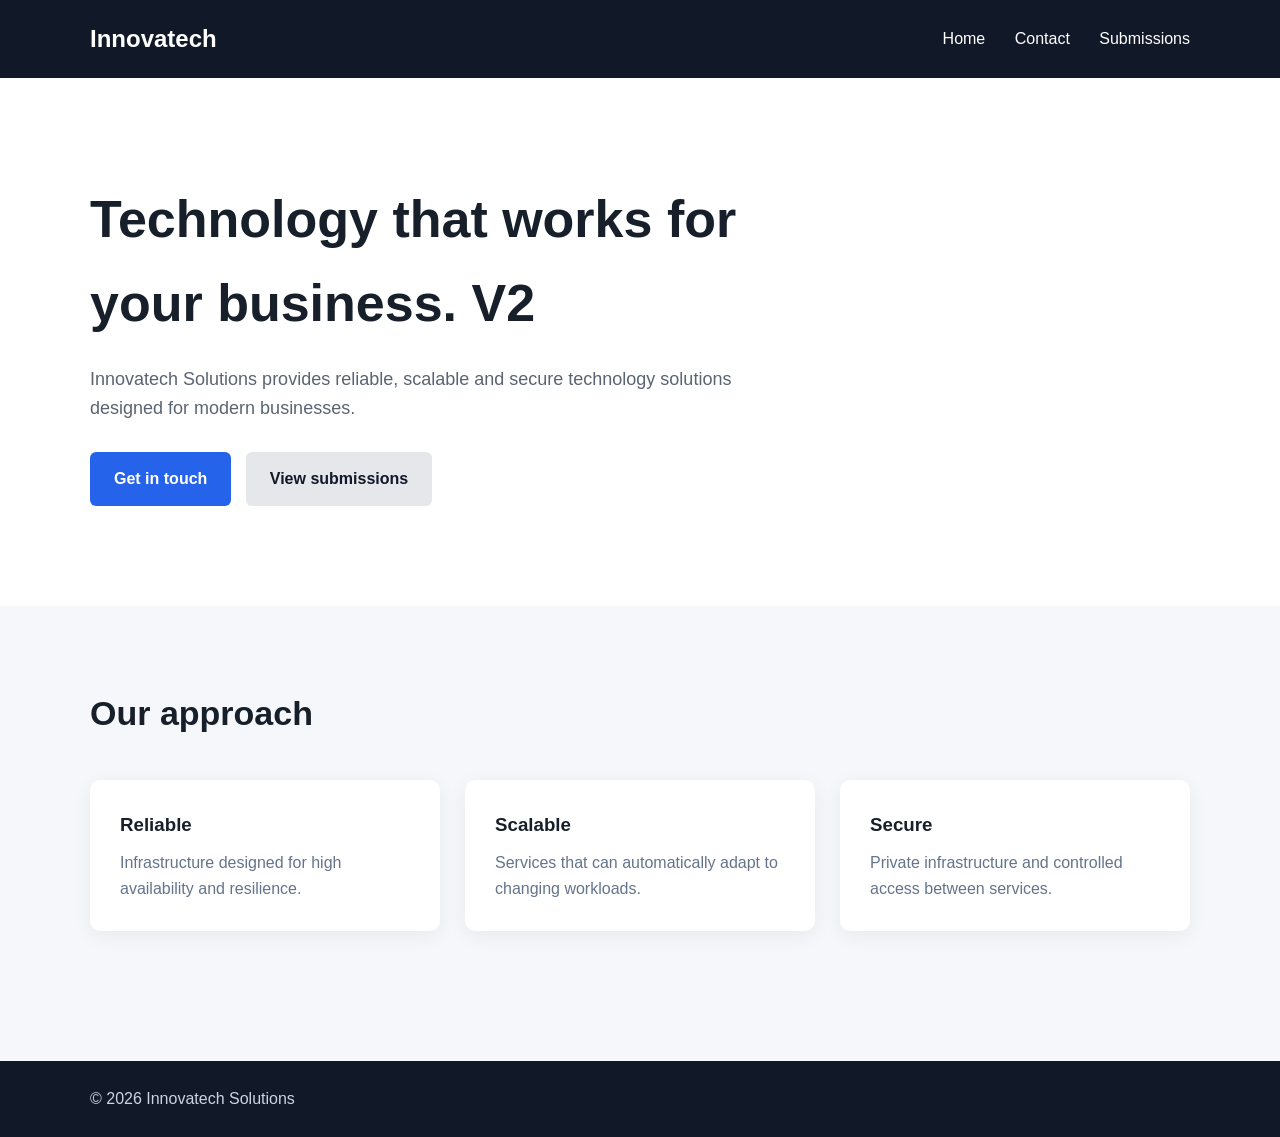
<file: dev-web/App/templates/index.html>
<!DOCTYPE html>
<html lang="en">

<head>

    <meta charset="UTF-8">

    <meta
        name="viewport"
        content="width=device-width, initial-scale=1.0"
    >

    <title>Innovatech Solutions</title>

    <style>

        * {
            box-sizing: border-box;
            margin: 0;
            padding: 0;
        }

        body {
            font-family: Arial, sans-serif;
            background: #f5f7fa;
            color: #17202a;
            line-height: 1.6;
        }

        header {
            background: #111827;
            color: white;
            padding: 20px 0;
        }

        .container {
            width: 90%;
            max-width: 1100px;
            margin: auto;
        }

        nav {
            display: flex;
            justify-content: space-between;
            align-items: center;
        }

        .logo {
            font-size: 24px;
            font-weight: bold;
        }

        nav a {
            color: white;
            text-decoration: none;
            margin-left: 25px;
        }

        .hero {
            padding: 100px 0;
            background: white;
        }

        .hero h1 {
            font-size: 52px;
            max-width: 700px;
            margin-bottom: 20px;
        }

        .hero p {
            max-width: 650px;
            color: #5b6472;
            font-size: 18px;
            margin-bottom: 30px;
        }

        .button {
            display: inline-block;
            padding: 14px 24px;
            border-radius: 6px;
            text-decoration: none;
            font-weight: bold;
        }

        .primary {
            background: #2563eb;
            color: white;
        }

        .secondary {
            background: #e5e7eb;
            color: #111827;
            margin-left: 10px;
        }

        .features {
            padding: 80px 0;
        }

        .features h2 {
            margin-bottom: 40px;
            font-size: 34px;
        }

        .feature-grid {
            display: grid;
            grid-template-columns:
                repeat(3, 1fr);
            gap: 25px;
        }

        .feature {
            background: white;
            padding: 30px;
            border-radius: 10px;
            box-shadow:
                0 5px 20px
                rgba(0, 0, 0, 0.06);
        }

        .feature h3 {
            margin-bottom: 10px;
        }

        .feature p {
            color: #64748b;
        }

        footer {
            background: #111827;
            color: #cbd5e1;
            padding: 25px 0;
            margin-top: 50px;
        }

        @media (max-width: 768px) {

            .hero h1 {
                font-size: 38px;
            }

            .feature-grid {
                grid-template-columns: 1fr;
            }

            nav {
                flex-direction: column;
                gap: 15px;
            }

            nav a {
                margin-left: 10px;
            }

        }

    </style>

</head>

<body>

<header>

    <div class="container">

        <nav>

            <div class="logo">
                Innovatech
            </div>

            <div>

                <a href="/">
                    Home
                </a>

                <a href="/form">
                    Contact
                </a>

                <a href="/submissions">
                    Submissions
                </a>

            </div>

        </nav>

    </div>

</header>


<section class="hero">

    <div class="container">

        <h1>
            Technology that works
            for your business. V2
        </h1>

        <p>
            Innovatech Solutions provides reliable,
            scalable and secure technology solutions
            designed for modern businesses.
        </p>

        <a
            href="/form"
            class="button primary"
        >
            Get in touch
        </a>

        <a
            href="/submissions"
            class="button secondary"
        >
            View submissions
        </a>

    </div>

</section>


<section class="features">

    <div class="container">

        <h2>
            Our approach
        </h2>

        <div class="feature-grid">

            <div class="feature">

                <h3>
                    Reliable
                </h3>

                <p>
                    Infrastructure designed for
                    high availability and resilience.
                </p>

            </div>


            <div class="feature">

                <h3>
                    Scalable
                </h3>

                <p>
                    Services that can automatically
                    adapt to changing workloads.
                </p>

            </div>


            <div class="feature">

                <h3>
                    Secure
                </h3>

                <p>
                    Private infrastructure and
                    controlled access between services.
                </p>

            </div>

        </div>

    </div>

</section>


<footer>

    <div class="container">

        © 2026 Innovatech Solutions

    </div>

</footer>

</body>

</html>
</file>
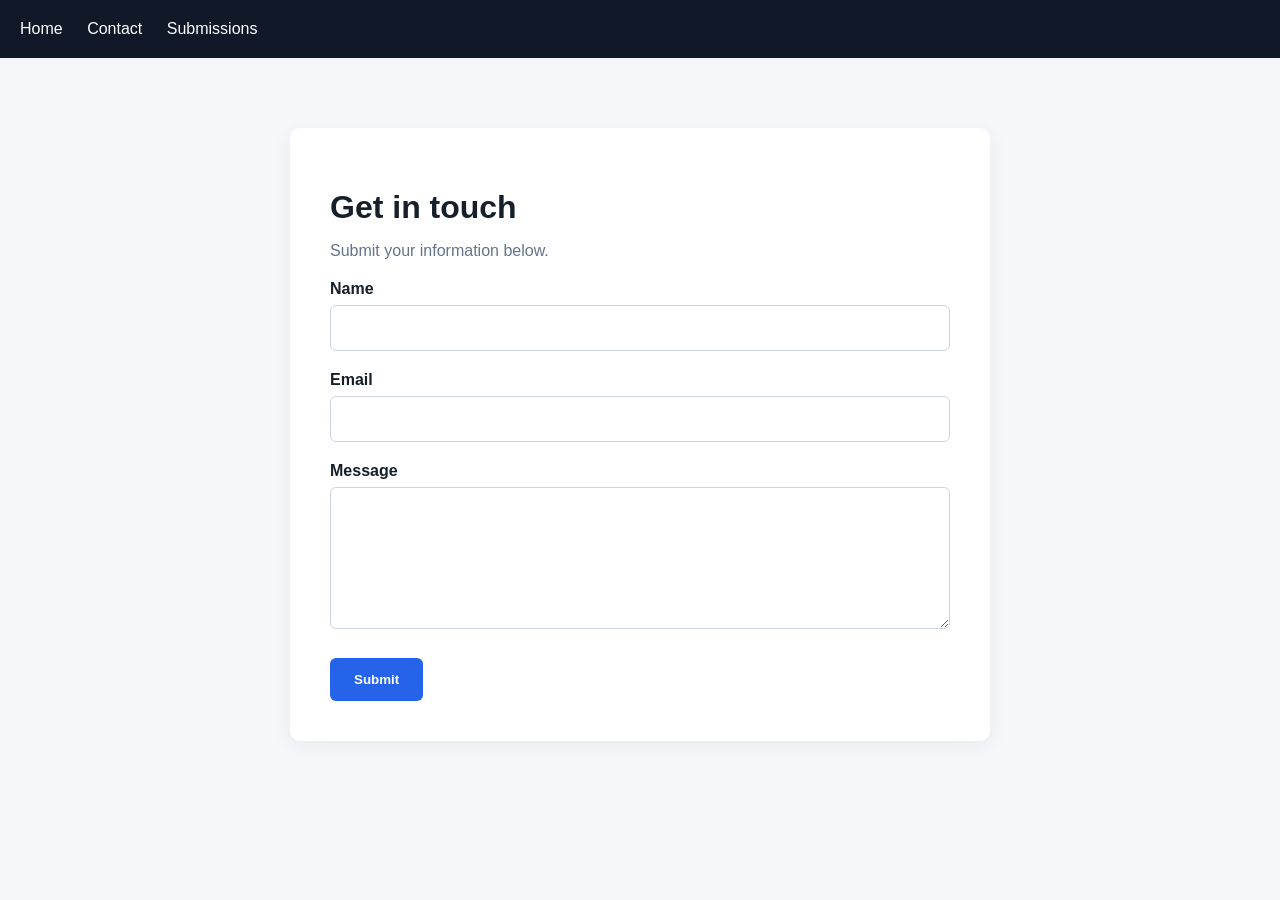
<file: dev-web/App/templates/form.html>
<!DOCTYPE html>
<html lang="en">

<head>

    <meta charset="UTF-8">

    <meta
        name="viewport"
        content="width=device-width, initial-scale=1.0"
    >

    <title>Contact - Innovatech</title>

    <style>

        * {
            box-sizing: border-box;
        }

        body {
            margin: 0;
            font-family: Arial, sans-serif;
            background: #f5f7fa;
            color: #17202a;
        }

        header {
            background: #111827;
            padding: 20px;
        }

        header a {
            color: white;
            text-decoration: none;
            margin-right: 20px;
        }

        .container {
            width: 90%;
            max-width: 700px;
            margin: auto;
        }

        .form-container {
            background: white;
            margin: 70px auto;
            padding: 40px;
            border-radius: 10px;
            box-shadow:
                0 5px 20px
                rgba(0, 0, 0, 0.06);
        }

        h1 {
            margin-bottom: 10px;
        }

        p {
            color: #64748b;
        }

        label {
            display: block;
            margin-top: 20px;
            margin-bottom: 7px;
            font-weight: bold;
        }

        input,
        textarea {
            width: 100%;
            padding: 13px;
            border: 1px solid #cbd5e1;
            border-radius: 6px;
            font-size: 16px;
        }

        textarea {
            resize: vertical;
        }

        button {
            margin-top: 25px;
            padding: 14px 24px;
            background: #2563eb;
            color: white;
            border: 0;
            border-radius: 6px;
            cursor: pointer;
            font-weight: bold;
        }

    </style>

</head>

<body>

<header>

    <a href="/">
        Home
    </a>

    <a href="/form">
        Contact
    </a>

    <a href="/submissions">
        Submissions
    </a>

</header>


<div class="container">

    <div class="form-container">

        <h1>
            Get in touch
        </h1>

        <p>
            Submit your information below.
        </p>


        <form
            method="POST"
            action="/submit"
        >

            <label for="name">
                Name
            </label>

            <input
                type="text"
                id="name"
                name="name"
                maxlength="100"
                required
            >


            <label for="email">
                Email
            </label>

            <input
                type="email"
                id="email"
                name="email"
                maxlength="255"
                required
            >


            <label for="message">
                Message
            </label>

            <textarea
                id="message"
                name="message"
                rows="6"
                required
            ></textarea>


            <button type="submit">
                Submit
            </button>

        </form>

    </div>

</div>

</body>

</html>
</file>
